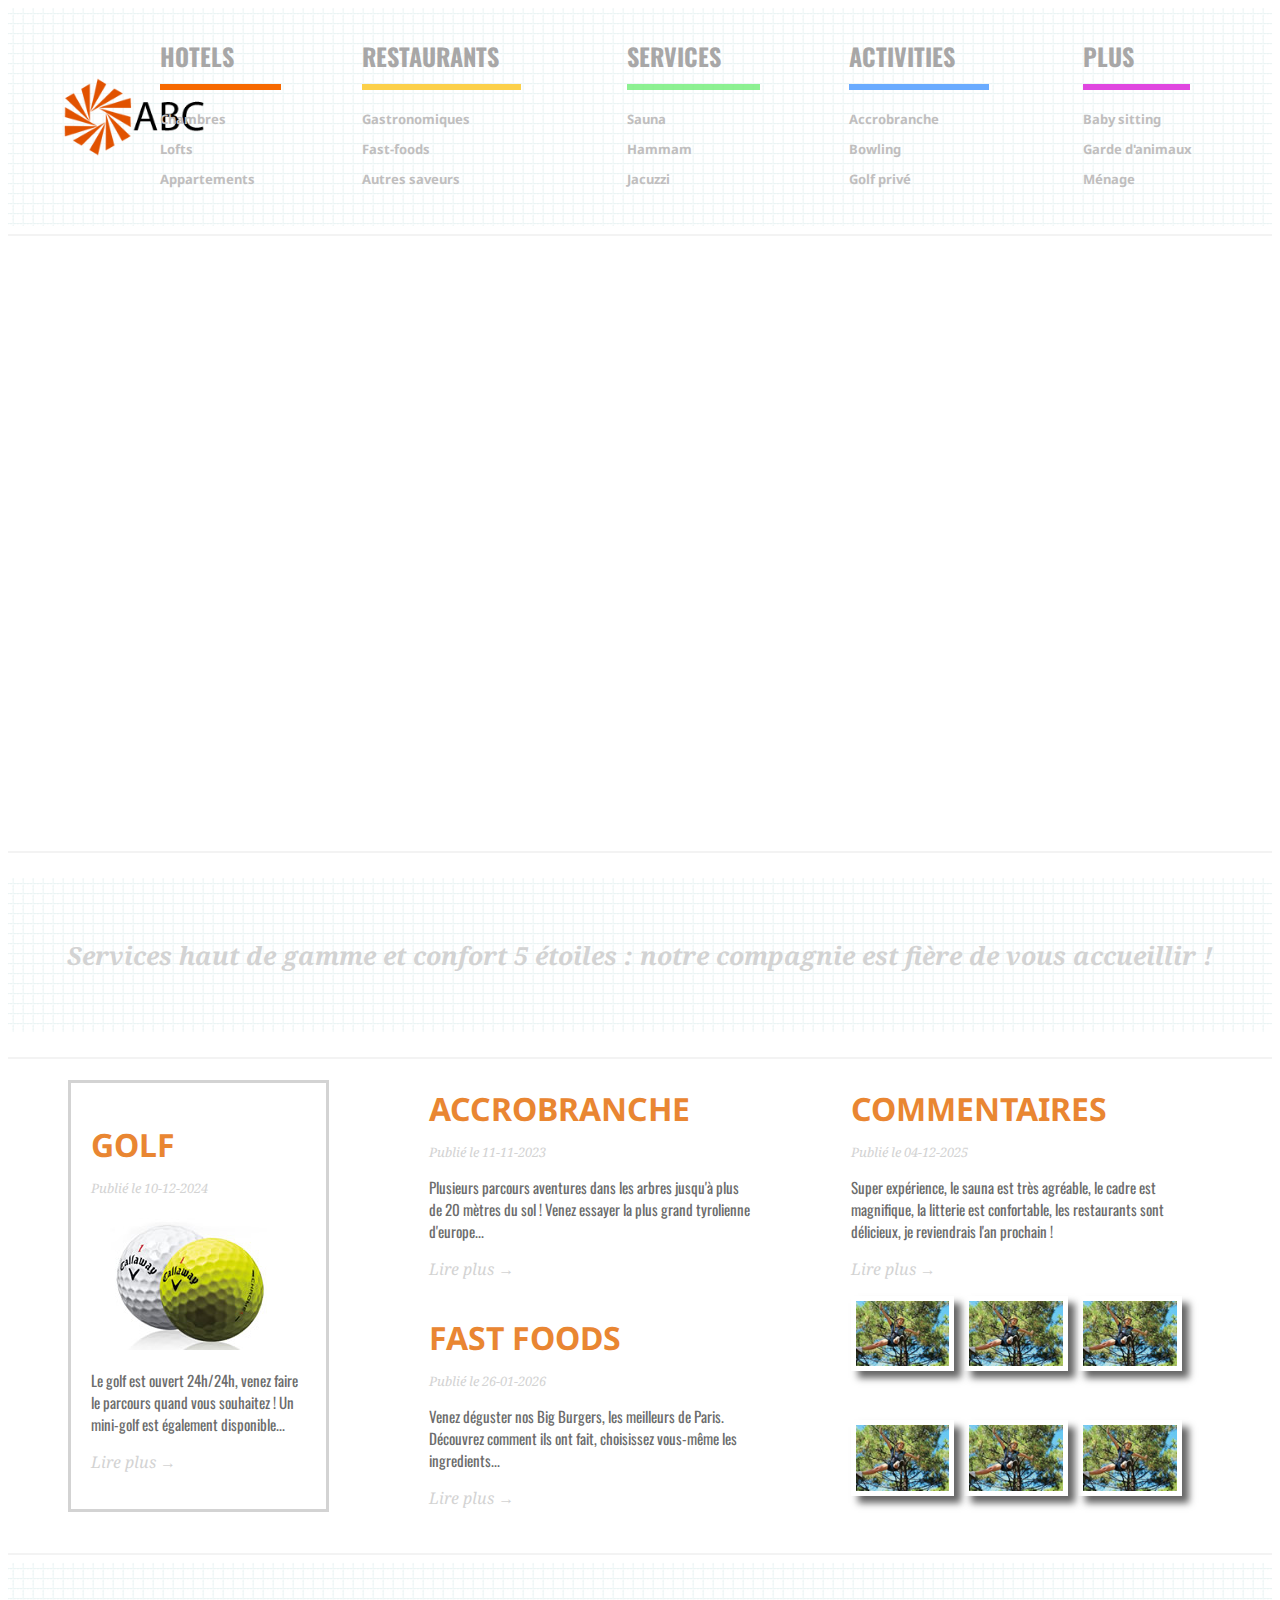
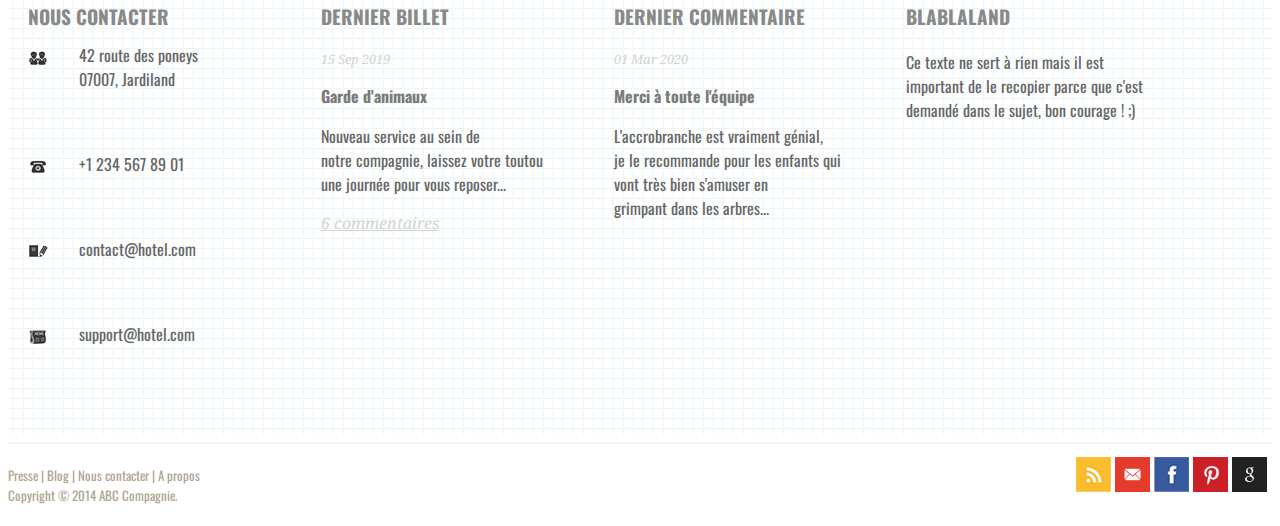
<file: Rush 1/index.html>
<!DOCTYPE html>
<html lang="fr">
<head>
    <meta charset="UTF-8">
    <meta name="viewport" content="width=device-width, initial-scale=1.0">
    <link rel="shortcut icon" href="misc/lek.png" type="image/ppng">
    <link href="https://fonts.googleapis.com/css?family=Oswald|Droid+Sans|Droid+Serif&display=swap" rel="stylesheet">
    <title>Cortorico</title>
    <link rel="stylesheet" href="style.css">
</head>
<body>
    <header class="checkered-header">
        <img class="menu1" src="misc/logo.png" alt="">
        <div class="menu2">
            <h2 id = H>HOTELS</h2>
            <dl>
                <dt>Chambres</dt>
                <dt>Lofts</dt>
                <dt>Appartements</dt>
            </dl>
        </div>
        <div class="menu3">
            <h2 id="R">RESTAURANTS</h2>
            <dl>
                <dt>Gastronomiques</dt>
                <dt>Fast-foods</dt>
                <dt>Autres saveurs</dt>
            </dl>
        </div>
        <div id="menu4">
            <h2 id="S">SERVICES</h2>
            <dl>
                <dt>Sauna</dt> 
                <dt>Hammam</dt>
                <dt>Jacuzzi</dt>
            </dl>
        </div>
        <div id="menu5">
            <h2 id="A">ACTIVITIES</h2>
            <dl>
                <dt>Accrobranche</dt>
                <dt>Bowling</dt>
                <dt>Golf privé</dt>
            </dl>
        </div>
        <div id="menu6">
            <h2 id="P">PLUS</h2>
            <dl>
                <dt>Baby sitting</dt>
                <dt>Garde d'animaux</dt>
                <dt>Ménage</dt>
            </dl>
        </div>
    </header>
    <hr>
    <main> 
        <center>
            <iframe width="860" height="515" src="https://www.youtube.com/embed/oWMpZmFyJCQ?si=eqcGOIRByQG0WuMQ" title="YouTube video player" frameborder="0" allow="accelerometer; autoplay; clipboard-write; encrypted-media; gyroscope; picture-in-picture; web-share" allowfullscreen></iframe>
        </center>
    </main>
    <hr>
    <section>
        <center>
            <h3 id="text-alone">Services haut de gamme et confort 5 étoiles : notre compagnie est fière de vous accueillir !</h3>
        </center>
    </section>
    <hr>
    <article id="griditude-1">
        <div class="div1">
            <h1>GOLF</h1>
            <p class="date" >Publié le 10-12-2024</p>
            <img src="misc/golf.jpg" alt="">
            <p class="ecriture">Le golf est ouvert 24h/24h, venez faire le parcours quand vous souhaitez ! Un mini-golf est également disponible...</p>
            <p class="read">Lire plus &rarr;</p>
        </div>
        <div class="div2">
            <h1>ACCROBRANCHE</h1>
            <p class="date">Publié le 11-11-2023</p>
            <p class="ecriture">Plusieurs parcours aventures dans les arbres jusqu'à plus de 20 mètres du sol ! Venez essayer la plus grand tyrolienne d'europe...</p>
            <p class="read">Lire plus &rarr;</p>
        </div>
        <div class="div3">
            <h1>FAST FOODS</h1>
            <p class="date" >Publié le 26-01-2026</p>
            <p class="ecriture">Venez déguster nos Big Burgers, les meilleurs de Paris. <br> Découvrez comment ils ont fait, choisissez vous-même les ingredients...</p>
            <p class="read">Lire plus &rarr;</p>
        </div>
        <div class="div4">
            <h1>COMMENTAIRES</h1>
            <p class="date">Publié le 04-12-2025</p>
            <p class="ecriture">Super expérience, le sauna est très agréable, le cadre est magnifique, la litterie est confortable, les restaurants sont délicieux, je reviendrais l'an prochain !</p>
            <p class="read">Lire plus &rarr;</p>
        </div>
        <div class="gallery">
            <img id="1" src="misc/accrobranche.jpg" alt="">
            <img id="2" src="misc/accrobranche.jpg" alt="">
            <img id="3" src="misc/accrobranche.jpg" alt="">
            <img id="4" src="misc/accrobranche.jpg" alt="">
            <img id="5" src="misc/accrobranche.jpg" alt="">
            <img id="6" src="misc/accrobranche.jpg" alt="">
        </div>
    </article>
    <hr>
    <div id="flexitude-2">
        <article id="contact">
            <h3 class="title">NOUS CONTACTER</h3>
            <img class = "bottomImg" src="misc/accueil_icone.png" alt="">
            <p class = bottomTxt>42 route des poneys <br> 07007, Jardiland</p>
            <img class = "bottomImg" src="misc/telephone_icone.png" alt="">
            <p class = bottomTxt>+1 234 567 89 01</p>
            <img class = "bottomImg" src="misc/mail_icone.png" alt="">
            <p class = bottomTxt>contact@hotel.com</p>
            <img class = "bottomImg" src="misc/aide_icone.png" alt="">
            <p class = bottomTxt>support@hotel.com</p>
        </article>
        <article id="ticket">
            <h3 class="title">DERNIER BILLET</h3>
            <p class="date">15 Sep 2019</p>
            <p class="gras">Garde d'animaux</p>
            <p>Nouveau service au sein de <br> notre compagnie, laissez votre toutou <br> une journée pour vous reposer...</p>
            <p class="com">6 commentaires</p>
        </article>
        <article id="comment">
            <h3 class="title">DERNIER COMMENTAIRE</h3>
            <p class="date">01 Mar 2020</p>
            <p class="gras">Merci à toute l'équipe</p>
            <p>L'accrobranche est vraiment génial, <br>je le recommande pour les enfants qui <br> vont très bien s'amuser en <br> grimpant dans les arbres...</p>
        </article>
        <article id="clavadarge">
            <h3 class="title">BLABLALAND</h3>
            <p>Ce texte ne sert à rien mais il est important de le recopier parce que c'est demandé dans le sujet, bon courage ! ;)</p>
        </article>
    </div>
    <hr>
    <footer>
        <div class="flex-container">
            <div class="flex-items">
                <p id="terminado">Presse | Blog | Nous contacter | A propos <br> Copyright © 2014 ABC Compagnie.</p>
            </div>
            <div class="flex-items">
                <img src="misc/rss.png" alt="rss">
                <a href="misc/Lek2.png" target="_blank"><img src="misc/email.png" alt="email"></a>
                <img src="misc/facebook.png" alt="facebook">
                <img src="misc/pinterest.png" alt="pinterest">
                <img src="misc/google.png" alt="google">
            </div>
         </div>
    </footer>
</body>
</html>
</file>
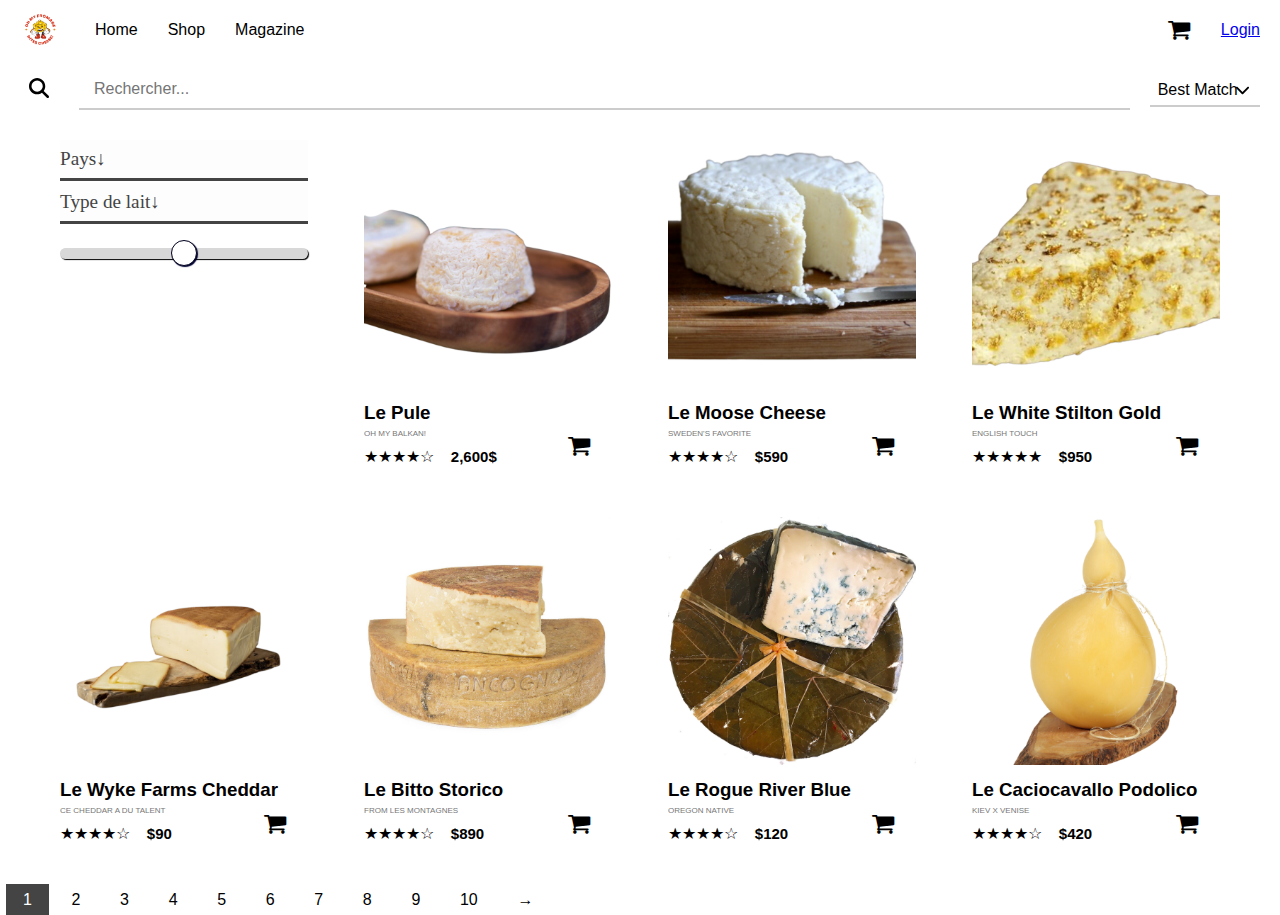
<file: Rush 2/index.html>
<!DOCTYPE html>
<html lang="fr">
<head>
    <meta charset="UTF-8">
    <meta name="viewport" content="width=device-width, initial-scale=1.0">
    <title>Boutique</title>
    <link rel="stylesheet" href="style.css">
    <link rel="stylesheet" href="https://cdnjs.cloudflare.com/ajax/libs/font-awesome/4.7.0/css/font-awesome.min.css">
    <script defer src="script.js"></script>
</head>
<body>
    <header>
        <div class="logo">
            <img src="src/logo.png" alt="Logo">
        </div>
        <nav>
            <a class="hide" href="#">Home</a>
            <a class="hide" href="#">Shop</a>
            <a class="hide" href="#">Magazine</a>
        </nav>
        <div class="user-actions">
            <button class="btn_solide"> <i class="fa fa-shopping-cart"></i></button>
            <div id="mySidenav" class="sidenav">
                <img src="src/logo.png" alt="Logo">
                <a id="closeBtn" href="#" class="close">&times;</a>
                <ul>
                  <li><a href="#">Home</a></li>
                  <li><a href="#">Shop</a></li>
                  <li><a href="#">Magazine</a></li>
                </ul>
              </div>
              
              <a href="#" id="openBtn">
                <span class="burger-icon">
                  <span></span>
                  <span></span>
                  <span></span>
                </span>
              </a>
            </div>
            <a class="hide" href="#">Login</a>
        </div>
    </header> 
    <div class="search-bar-container">
        <div class="search-icon">
            <img src="src/loupe.svg" alt="Loupe">
        </div>
        <input type="text" placeholder="Rechercher..." class="search-input" value="" onkeyup="search()">
        <div class="select-container">
            <select class="search-select">
                <option>Best Match</option>
                <option>No more option</option>
            </select>
            <!-- De la grosse musique -->
            <div class="select-arrow">
                <img src="src/arrowdown.svg" alt="Arrow">
            </div>
        </div>
    </div>         
    <div class="grid-container">
        <!-- Filtres -->
        <div class="grid-item filters" id="filtre">
            <ul id="menu-accordeon">
                <li><a href="#">Pays&#8595;</a>
                   <ul>
                      <li>En cours de maintenance</li>
                   </ul>
                </li>
                 <li><a href="#">Type de lait&#8595;</a>
                   <ul>
                      <li>En cours de maintenance</li>
                   </ul>
                </li>
             </ul>
            <input type="range" name="" id="">
        </div>
        <!-- Article 1 -->
        <div id="le pule" class="filterItem serbe ane vache"></div>
        <div class="grid-item">
            <img src="src/frm1.png" alt="Article 1">
            <h3>Le Pule</h3>
            <small>OH MY BALKAN!</small>
            <div class="rating">★★★★☆</div>
            <span class="price">2,600$</span>
            <div class="cart-icon">
                <button class="btn_solide"> <i class="fa fa-shopping-cart"></i></button>
            </div>            
        </div>
        
        <!-- Article 2 -->
        <div class="grid-item">
            <img src="src/frm2.png" alt="Article 2">
            <h3 id="Le Moose Cheese">Le Moose Cheese</h3>
            <small>SWEDEN'S FAVORITE</small>
            <div class="rating">★★★★☆</div>
            <span class="price">$590</span>
            <div class="cart-icon">
                <button class="btn_solide"> <i class="fa fa-shopping-cart"></i></button>
            </div>            
        </div>

        <!-- Article 3 -->
        <div class="grid-item">
            <img src="src/frm3.png" alt="Article 3">
            <h3 id="Le White Stilton Gold">Le White Stilton Gold</h3>
            <small>ENGLISH TOUCH</small>
            <div class="rating">★★★★★</div>
            <span class="price">$950</span>
            <div class="cart-icon">
                <button class="btn_solide"> <i class="fa fa-shopping-cart"></i></button>
            </div>            
        </div>
        <!-- Bah, bonjour toi, pourquoi tu lis ça ? Nan mais oh, tu rentres dans l'intimité des gens là -->
                <!-- Article 4 -->
        <div class="grid-item">
            <img src="src/frm4.png" alt="Article 4">
            <h3 id="Le Wyke Farms Cheddar">Le Wyke Farms Cheddar</h3>
            <small>CE CHEDDAR A DU TALENT</small>
            <div class="rating">★★★★☆</div>
            <span class="price">$90</span>
            <div class="cart-icon">
                <button class="btn_solide"> <i class="fa fa-shopping-cart"></i></button>
            </div>            
        </div>

                <!-- Article 5 -->
        <div class="grid-item">
            <img src="src/frm5.png" alt="Article 5">
            <h3 id="Le Bitto Storico">Le Bitto Storico</h3>
            <small>FROM LES MONTAGNES</small>
            <div class="rating">★★★★☆</div>
            <span class="price">$890</span>
            <div class="cart-icon">
                <button class="btn_solide"> <i class="fa fa-shopping-cart"></i></button>
            </div>            
        </div>

                <!-- Article 6 -->
        <div class="grid-item">
            <img src="src/frm6.png" alt="Article 6">
            <h3 id="Le Rogue River Blue">Le Rogue River Blue</h3>
            <small>OREGON NATIVE</small>
            <div class="rating">★★★★☆</div>
            <span class="price">$120</span>
            <div class="cart-icon">
                <button class="btn_solide"> <i class="fa fa-shopping-cart"></i></button>
            </div>            
        </div>

                <!-- Article 7 -->
        <div class="grid-item">
            <img src="src/frm7.png" alt="Article 7">
            <h3 id="Le Caciocavallo Podolico">Le Caciocavallo Podolico</h3>
            <small>KIEV X VENISE</small>
            <div class="rating">★★★★☆</div>
            <span class="price">$420</span>
            <div class="cart-icon">
                <button class="btn_solide"> <i class="fa fa-shopping-cart"></i></button>
            </div>            
        </div>
    </div>
	  <footer class="pagination">
			<a class="active" href="#">1</a>
			<a href="#">2</a>
			<a href="#">3</a>
			<a href="#">4</a>
			<a href="#">5</a>
			<a href="#">6</a>
			<a href="#">7</a>
			<a href="#">8</a>
			<a href="#">9</a>
			<a href="#">10</a>
			<a href="#">&rarr;</a>
	  </footer>
  </body>
</div>
</html>
</file>
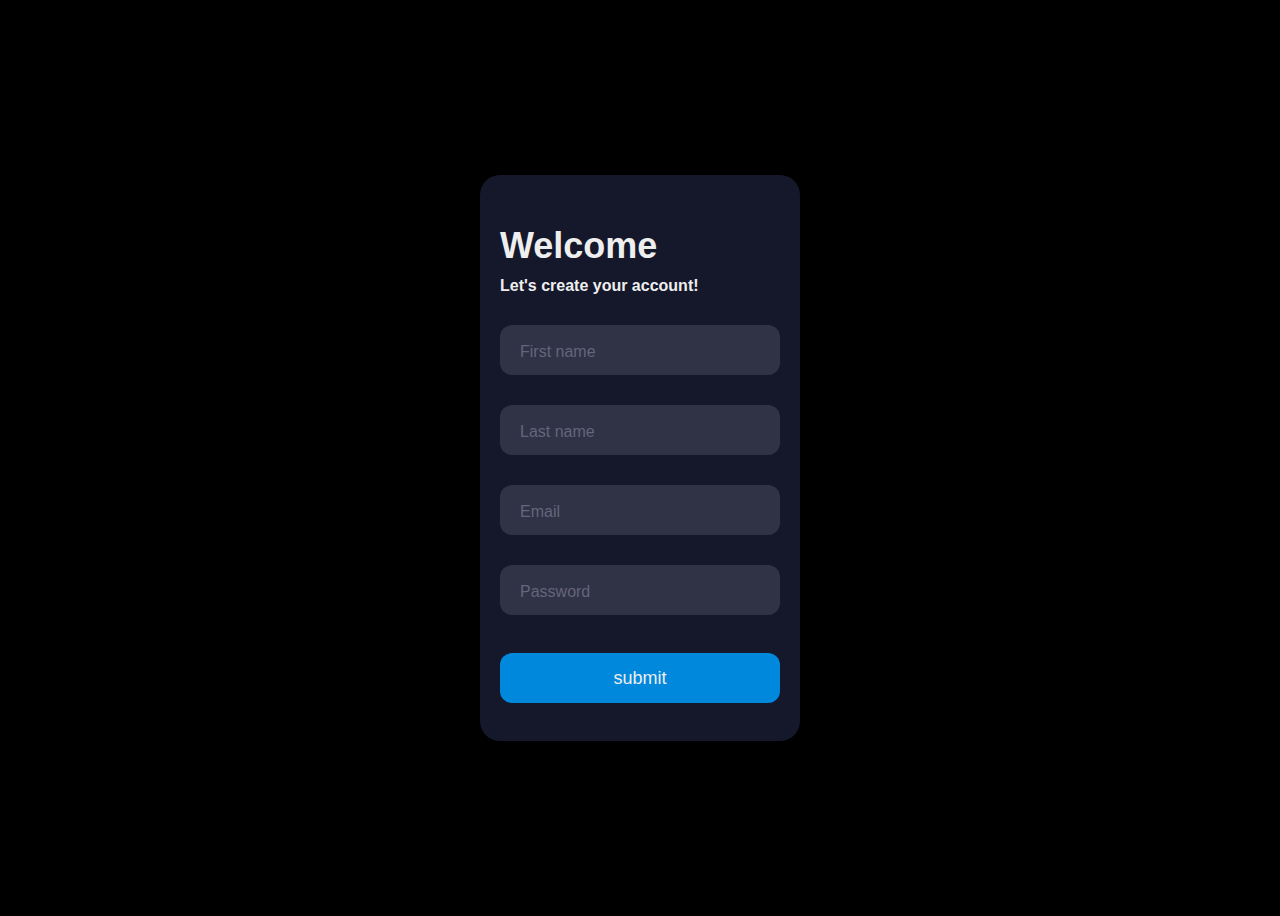
<file: Day 12/ex_01/index.html>
<!DOCTYPE html>
<html lang="en">
<head>
    <meta charset="UTF-8">
    <title>Form</title>
    <link rel="stylesheet" href="style.css">
    <script defer src="ex_01bis.js"></script>
    <script defer src="md5.js"></script>
    <script defer src="ex_01ter.js"></script>
</head>
<body>
<form class="form" onsubmit="handleSubmit(event)">
    <div class="title">Welcome</div>
    <div class="subtitle">Let's create your account!</div>
    <div class="input-container ic2">
    <input id="firstname" class="input" type="text" placeholder=" " />
    <div class="cut"></div>
    <label for="firstname" class="placeholder">First name</label>
    </div>
    <div class="input-container ic2">
        <input id="lastname" class="input" type="text" placeholder=" " />
        <div class="cut"></div>
        <label for="lastname" class="placeholder">Last name</label>
    </div>
    <div class="input-container ic2">
        <input id="email" class="input" type="email" placeholder=" " />
        <div class="cut"></div>
        <label for="email" class="placeholder">Email</label>
    </div>
    <div class="input-container ic2">
        <input id="password" class="input" type="password" placeholder=" " />
        <div class="cut"></div>
        <label for="password" class="placeholder">Password</label>
    </div>
    <button type="submit" class="submit">submit</button>
    <p id="error" class="error"></p>
</form>
</body>
</html>
</file>
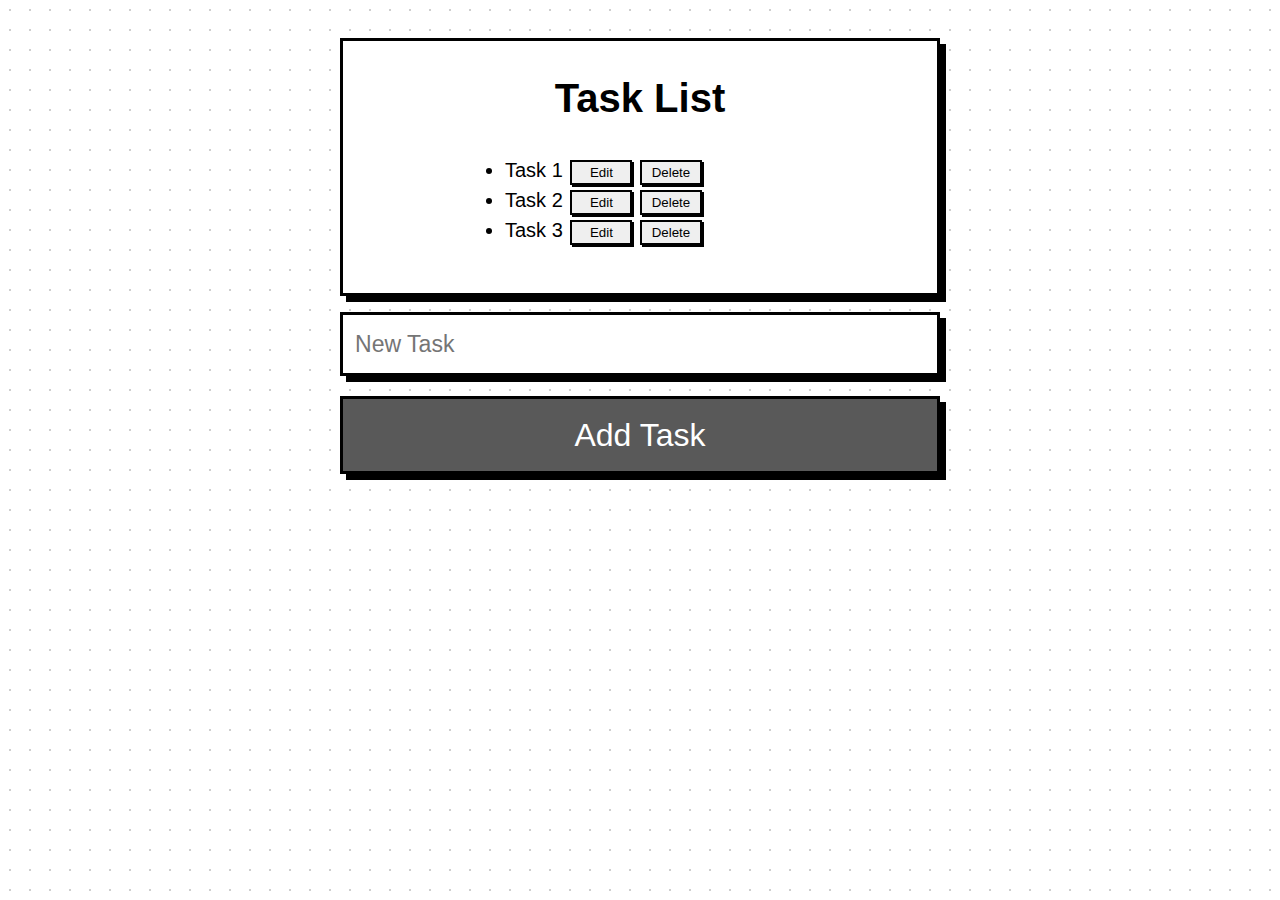
<file: Day 12/ex_02/index.html>
<!DOCTYPE html>
<html lang="en">
<head>
    <meta charset="UTF-8">
    <title>Form</title>
    <link rel="stylesheet" href="style.css">
    <link rel="script" href="ex_01bis.js">
    <link rel="script" href="ex_01ter.js">
</head>
<body>
<div class="main-container">
    <div class="task-container">
        <h1>Task List</h1>
        <div class="list-container">
            <ul>
                <li>
                    Task 1
                    <button>Edit</button>
                    <button>Delete</button>
                </li>
                <li>
                    Task 2
                    <button>Edit</button>
                    <button>Delete</button>
                </li>
                <li>
                    Task 3
                    <button>Edit</button>
                    <button>Delete</button>
                </li>
            </ul>
        </div>
    </div>
    <form>
    <div class="result-container">
        <label for="results-textarea"></label>
        <input type="text" id="results-textarea" name="textarea" placeholder="New Task"/>
    </div>
    <input type="submit" class="add-button" value="Add Task">
    </form>
</div>
</body>
</html>
</file>
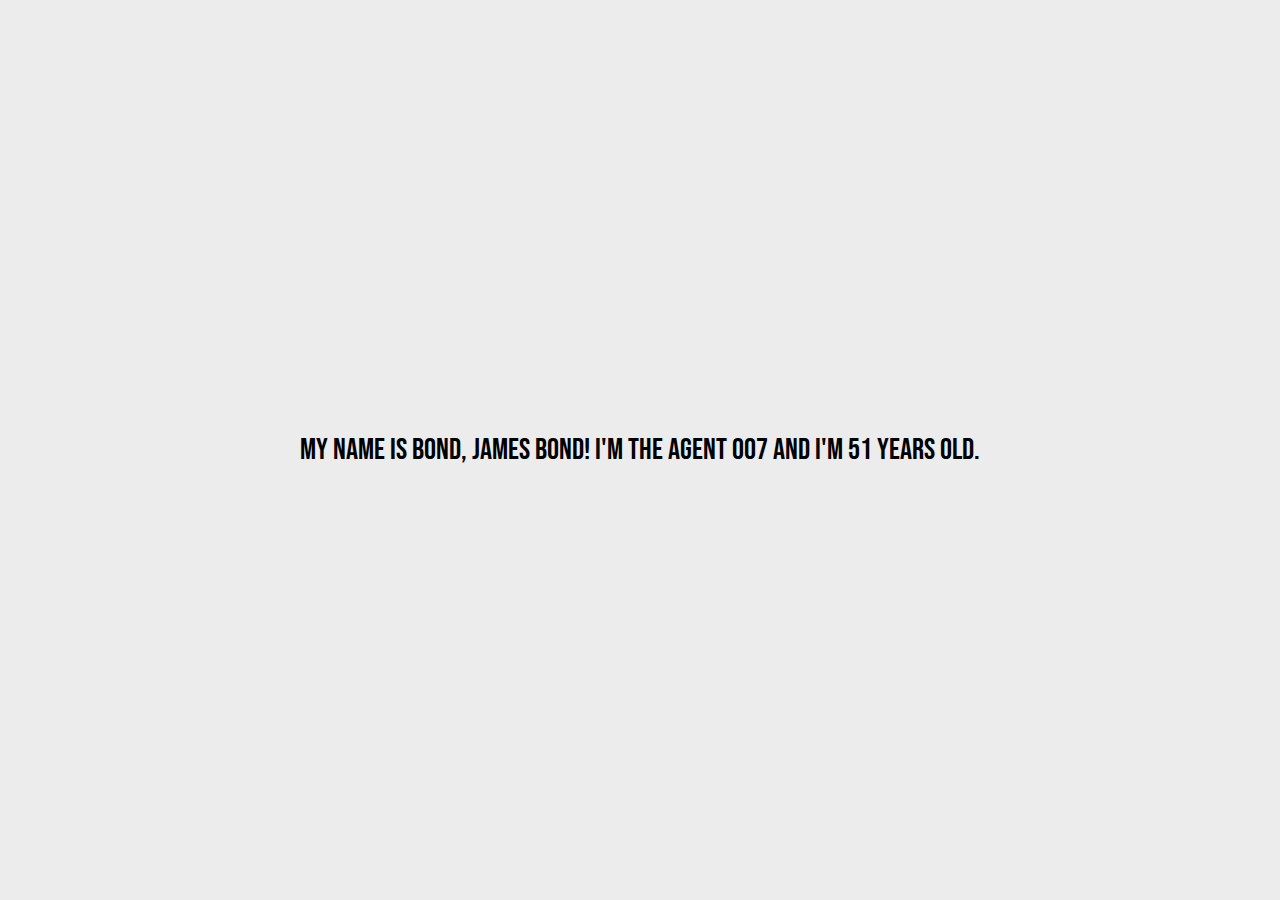
<file: Day 6/ex_01/index.html>
<html>
<head>
    <meta charset="UTF-8">
    <link rel="stylesheet" href="style.css">
    <script src="ex_01.js"></script>
</head>
<body>
<div id="container" class="container">
    <p></p>
</div>
</body>
</html>
</file>
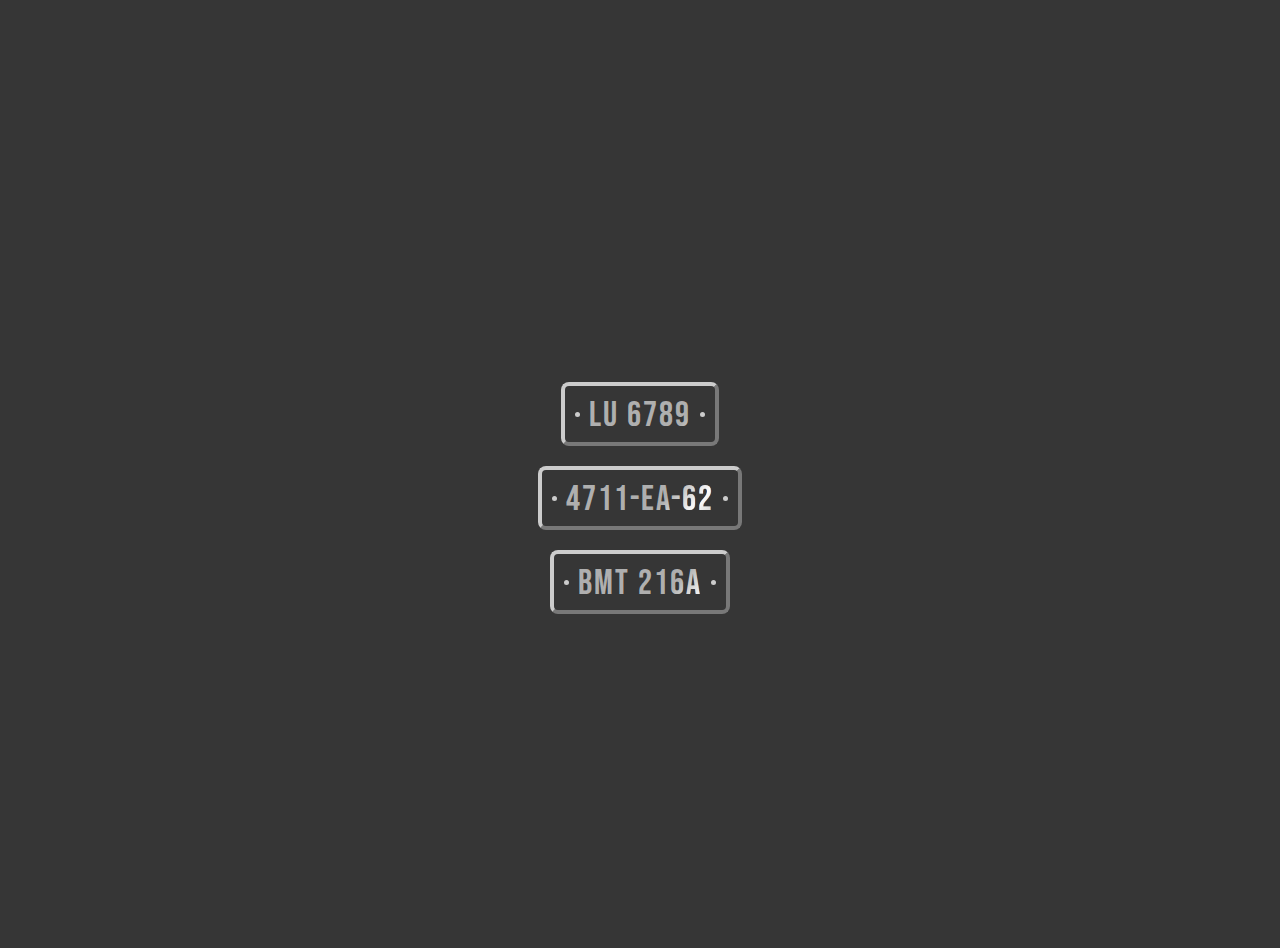
<file: Day 6/ex_04/index.html>
<html>
<head>
    <meta charset="utf-8">
    <link rel="stylesheet" href="style.css">
    <title>License plates</title>
</head>
<body>
<ul class="plates-container"></ul>

<script src="ex_04.js" type="text/javascript"></script>
</body>
</html>
</file>
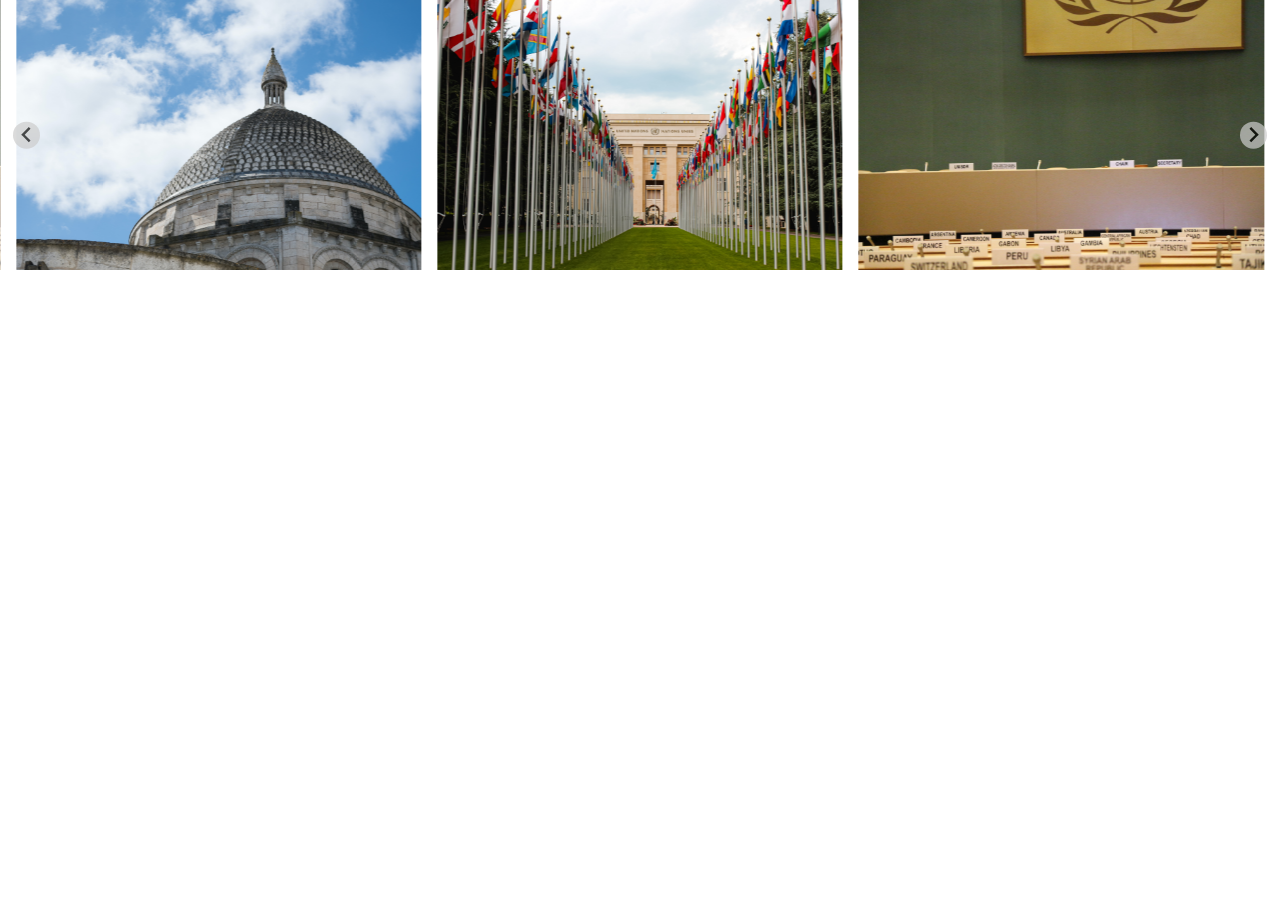
<file: Day 8/ex_01/index.html>
<!DOCTYPE html>
<html lang="en">
<head>
    <meta charset="UTF-8">
    <meta name="viewport" content="width=device-width, initial-scale=1.0">
    <title>Document</title>
    <link rel="stylesheet" href="style.css">
    <link href="https://cdn.jsdelivr.net/npm/@splidejs/splide@4.1.4/dist/css/splide.min.css" rel="stylesheet">
    <script src="ex_01.js"></script>
</head>
<body> 
    <section id="latest-creations-carousel" class="splide" aria-label="Beautiful Images">
        <div class="splide__track">
              <ul class="splide__list">
                  <li class="splide__slide">
                      <img src="src/A Pier in Switzerland.jpg" alt="">
                  </li>
                  <li class="splide__slide">
                      <img src="src/davi-mendes-unsplash.jpg" alt="">
                  </li>
                  <li class="splide__slide">
                      <img src="src/Gray concrete dome.jpg" alt="">
                  </li>
              </ul>
        </div>
      </section>
    <script src="https://cdn.jsdelivr.net/npm/@splidejs/splide@4.1.4/dist/js/splide.min.js"></script>
</body>
</html>
</file>
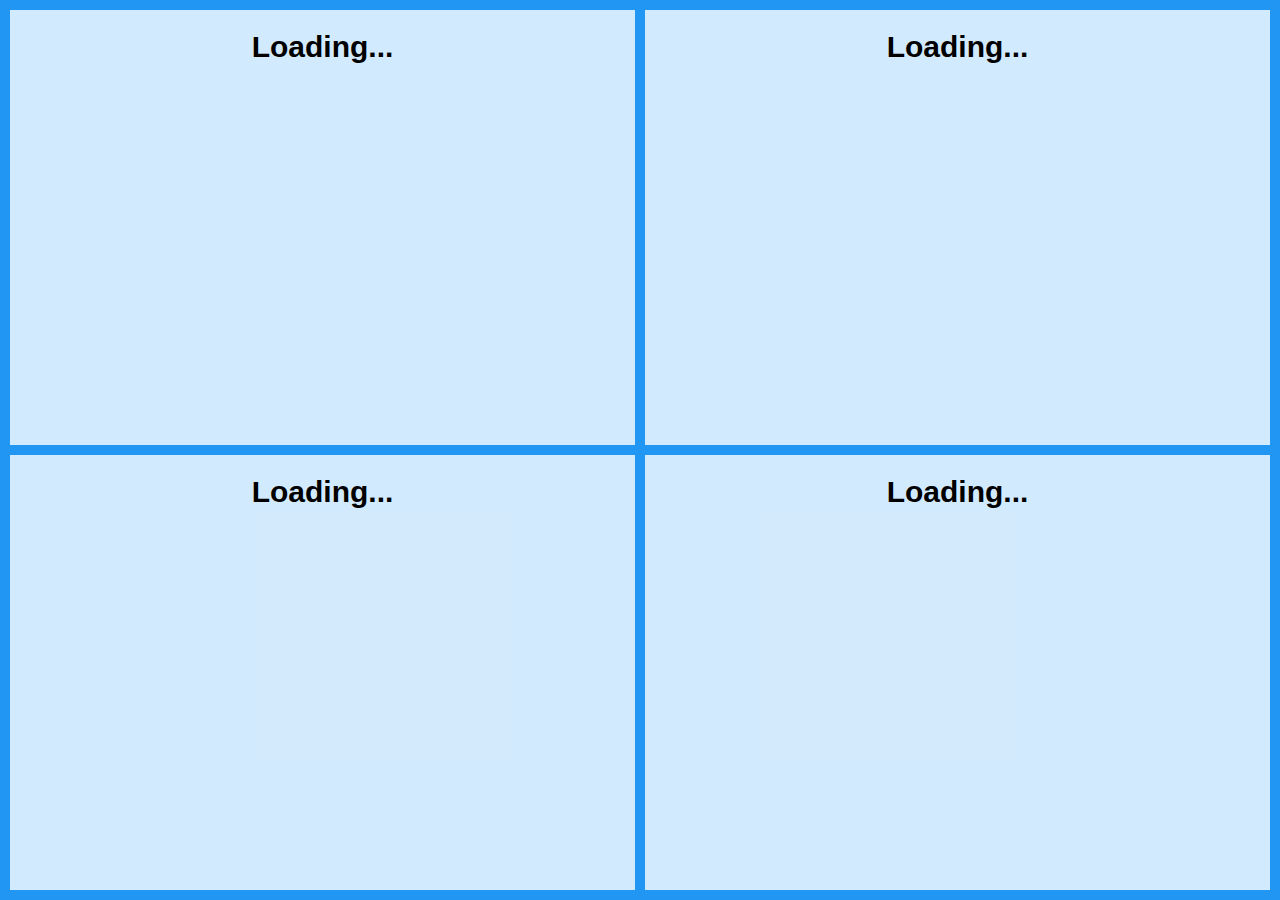
<file: Day 9/ex_02/index.html>
<!DOCTYPE html>
<html lang="en">
<head>
    <meta charset="UTF-8">
    <title>Title</title>
    <link rel="stylesheet" type="text/css" href="style.css">
</head>
<body>
<div class="grid-container">
  <div class="async-image loading" id="item1"></div>
  <div class="async-image loading" id="item2"></div>
  <div class="async-image loading" id="item3"></div>
  <div class="async-image loading" id="item4"></div>
</div>
</body>
<script>
  //Wait 5sec and then call the loadImages function
  setTimeout(loadImages, 5000);

  //Used to load images
  function loadImages() {
      const images = ["https://cdn.pocket-lint.com/r/s/660x/assets/images/140427-apps-news-the-best-stupidest-and-most-famous-internet-memes-around-image22-gjp0v91lpa-jpg.webp",
      "https://i.redd.it/bptzx7ur4uj11.jpg",
      "https://c.tenor.com/QWdPngpHxZ8AAAAd/family-guy-css.gif",
      "https://cloud.netlifyusercontent.com/assets/344dbf88-fdf9-42bb-adb4-46f01eedd629/8dfc9ac6-7677-4770-9c98-5dd1eee56e6f/css-important-meme.png"]

      for (let i = 0; i < images.length; i++) {
          document.getElementById("item" + (i + 1)).style.backgroundImage = "url('" + images[i] + "')";
          document.getElementById("item" + (i + 1)).classList.remove("loading")
          document.getElementById("item" + (i + 1)).classList.add("loaded")
      }
  }
</script>
</html>
</file>
<file: Rush 1/style.css>
html {
    font-size: 1em;
    margin: 0px;
    padding: 0px;
}
h1 {font-size: 1rem;}
h2 {font-size: 0.9rem;}
h3 {font-size: 0.8rem;}
p {font-size: 0.7rem;
    font-family: 'Oswald', sans-serif;
color: #666666;}
img {max-width: 80%;}
h1 { font-family: 'Droid Sans', sans-serif}

@media (min-width: 1200px) {
    h1 {font-size: 2rem;}
    h2 {font-size: 1.5rem;}
    h3 {font-size: 1.2rem;}
    p {font-size: 1rem;}
    img {max-width: 100%;}
}

.checkered-header{
    background-image: url(misc/grille.png);
    padding: 10px;
    display: grid;
    grid-template-columns: repeat(7, 1fr);
    grid-template-rows: 1fr;
    grid-column-gap: 0px;
    grid-row-gap: 0px; 
}

dt {
    padding-bottom: 12px;
    font-family: 'Droid Sans', sans-serif;
    color: #c0bebe;
    font-size: small;
    font-weight: bold;
}

.menu1 { 
    grid-area: 1 / 1 / 2 / 3; 
    align-self: center;
    margin-left: 45px;
}
.menu2 { grid-area: 1 / 3 / 2 / 4; }
.menu3 { grid-area: 1 / 4 / 2 / 5; }
.menu4 { grid-area: 1 / 5 / 2 / 6; }
.menu5 { grid-area: 1 / 6 / 2 / 7; }
.menu6 { grid-area: 1 / 7 / 2 / 8; }

#H{
    border-bottom: 6px solid #F76900; 
    margin-right: 8rem;
    padding-bottom: 10px;
    width: 60%;
    font-family: 'Oswald';
    color: rgb(168, 167, 167);
}
#R{
    border-bottom: 6px solid #FCD04A;
    margin-right: 8rem;
    padding-bottom: 10px;
    width: 60%;
    font-family: 'Oswald';
    color: rgb(168, 167, 167);
}
#S{
    border-bottom: 6px solid rgba(112, 238, 118, 0.795);
    margin-right: 8rem;
    padding-bottom: 10px;
    width: 60%;
    font-family: 'Oswald';
    color: rgb(168, 167, 167);
}
#A{
    border-bottom: 6px solid rgb(106, 171, 255);
    margin-right: 8rem;
    padding-bottom: 10px;
    width: 60%;
    font-family: 'Oswald';
    color: rgb(168, 167, 167);
}
#P{
    border-bottom: 6px solid rgb(224, 71, 224);
    margin-right: 8rem;
    padding-bottom: 10px;
    width: 60%;
    font-family: 'Oswald';
    color: rgb(168, 167, 167);
}

#text-alone{
    padding-top: 60px;
    padding-bottom: 60px;
    background-image: url(misc/grille.png);
    color: lightgray;
    font-size: 25px;
    font-family: 'Droid Serif', serif;
    font-style: italic;
}

#griditude-1{
    display: grid;
    grid-template-columns: repeat(3, 1fr);
    grid-template-rows: repeat(2, 1fr);
    grid-column-gap: 0px;
    grid-row-gap: 0px;
    padding-bottom: 20px;
}

#griditude-1 h1 {
    color: #E98632 !important;
    padding: 0px;
    margin: 0px;
    margin-top: 20px;
}

.div1 { grid-area: 1 / 1 / 3 / 2; 
    align-self: center;
    border: 3px solid lightgray; 
    margin-left: 60px;
    padding: 20px;
    margin-right: 100px;
}
.div2 { grid-area: 1 / 2 / 2 / 3; 
    margin-right: 100px;}
.div3 { grid-area: 2 / 2 / 3 / 3; 
    margin-right: 100px;}
.div4 { grid-area: 1 / 3 / 2 / 4; 
    margin-right: 100px;
}

.gallery {
    grid-area: 2 / 3 / 3 / 4;
    display: grid;
    grid-template-columns: repeat(3, 1fr);
    grid-gap: 20px;
    margin-right: 100px;
}

.date {
    font-family: 'Droid Serif', serif;
    color: lightgray;
    font-style: italic;
    font-size: small;
}

.read {
    font-family: 'Droid Serif', serif;
    color: lightgray;
    font-style: italic;
    font-size: medium;
}

.com {
    font-family: 'Droid Serif', serif;
    color: lightgray;
    font-style: italic;
    font-size: medium;
    text-decoration: underline;
}

.ecriture {
    font-family: 'Oswald', sans-serif;
    font-size: 15px;
    color: rgb(108, 108, 108);
}
  
.gallery img {
    width: 100%;
    height: auto;
    border: 5px solid rgba(215, 214, 214, 0);
    box-shadow: 7px 7px 7px #666666;

}

#flexitude-2{
    display: flex;
    background-image: url(misc/grille.png);
}

#contact{
    font-size: 80%;
    width: 20%;
    margin: 20px

}
#ticket{
    font-size: 80%;
    width: 20%; 
    margin: 20px
}

#comment{
    font-size: 80%;
    width: 20%;
    margin: 20px
}
#clavadarge{
    font-size: 80%;
    width: 20%;
    margin: 20px
}

.bottomTxt{
    position: relative;
    left: 20%;
    bottom: 12%;
}

.title {
    font-family: 'Oswald', sans-serif;
    color: rgb(137, 137, 137);
}

.gras {
    font-weight: bold;
    color: #7a7a7a;
}

hr {
    height: 2px;
    background-color: #F3F3F3 !important;
    border: none !important;
}

iframe {
    padding-top: 40px;
    padding-bottom: 40px;
} 

.flex-container {
    display: flex;
    flex-direction: row;
    flex-wrap: nowrap;
    justify-content: space-between;
    align-items: normal;
    align-content: normal;
  }
  
  .flex-items:nth-child(1) {
    display: block;
    flex-grow: 0;
    flex-shrink: 1;
    flex-basis: auto;
    align-self: auto;
    order: 0;
  }
  
  .flex-items:nth-child(2) {
    display: block;
    flex-grow: 0;
    flex-shrink: 1;
    flex-basis: auto;
    align-self: flex-start;
    order: 0;
    padding: 5px;
  }

#terminado {
    color: #AEA493;
    font-size: small;
}
</file>
<file: Rush 2/style.css>
body {
    font-family: 'Avenir', sans-serif;
    background-color: #fff;
    margin: 0px;
    padding: 0px;
}

header {
    display: flex;
    justify-content: space-between;
    align-items: center;
    padding: 10px 20px;
    background-color: #ffffff;
}

.wrapper {  
    max-width: 1000px; 
    margin: 0 auto;   
    padding: 20px;    
    background-color: #fff;
    box-shadow: 0px 0px 20px rgba(0, 0, 0, 0.1); 
}

.logo, nav, .user-actions {
    display: flex;
    align-items: center;
}

.logo img {
    height: 40px;
    margin-right: 20px;
}

.user-actions {
    position: relative;
    top: 0%; 
    margin-right: 2%;
}

.user-actions a {
    color: #000000;
    text-decoration: none;
}

.search-bar-container {
    display: flex;
    justify-content: space-between;
    align-items: center;
    padding: 10px 20px;
    background-color: #ffffff;
}

.search-icon img {
    height: 20px;
    margin-right: 30px;
    margin-left: 9px;
}

.search-input {
    flex: 1;
    padding: 10px 15px;
    font-size: 16px;
    border: none;
    border-bottom: 2px solid #ccc;
    margin-right: 20px; 
    outline: none;
    transition: border-color 0.3s ease;
}

.search-input:focus {
    border-bottom-color: #000; 
}

.select-container {
    display: flex;
    align-items: center;
    position: relative;
    border-bottom: 2px solid #ccc;
    cursor: pointer;
    transition: border-color 0.3s ease;
}

.select-arrow img {
    margin-left: 10px;
    margin-top: -7px;
    height: 15px;
    position: absolute;
    right: 10px;
    pointer-events: none;
}

.search-select {
    font-size: 16px;
    padding: 7%;
    padding-right: 8%;
    border: none;
    outline: none;
    appearance: none;
    -webkit-appearance: none;
    -moz-appearance: none;
    background-color: transparent;
    width: 100%;
    cursor: pointer;
    font-family: 'Avenir', sans-serif;
}

.btn_solide {
    border: none;
    font-size:16px;
    background-color: transparent;
}

.btn_solide:first-child {
    margin-right: 15%;
    font-size:24px;
}

.select-container:hover {
    border-bottom-color: #000; 
}

.grid-container {
    max-width: 1200px;
    margin: 0 auto;
    display: grid;
    gap: 1rem;
}

.grid-item {
    padding: 20px;
    position: relative;
}

.grid-item img {
    width: 100%;
    height: auto;
}

.grid-item h3 {
    margin-top: 10px;
    margin-bottom: 5px;
}

.grid-item small {
    display: block;
    margin-bottom: 10px;
    color: #777;
    font-size: 8px;
}

.rating {
    display: inline-block;
    margin-top: -10px;
    margin-bottom: 5px;
    color: rgb(0, 0, 0);
    font-size: 16px;
}

.price {
    font-size: 15px;
    font-weight: bold;
    margin-left: 5%;
    margin-top: 1%;
}

.cart-icon {
    margin-left: 80%;
    margin-top: -16%;
}

.pagination {
    display: inline;
    margin-top: 2%;
}
  
.pagination a {
    color: black;
    float: left;
    text-decoration: none;
    padding: 0.5% 1.3%;
    margin-top: 2%;
    margin-left: 0.5%;
}
  
.pagination a.active {
    background-color: #444444;
    color: white;
}

.filterButton {
    padding: 8px 16px;
    margin-right: 8px;
    background-color: #ccc;
    border: none;
    border-radius: 4px;
    cursor: pointer;
  }
  
  .filterButton.active {
    background-color: #999;
  }
  
  .filterItem {
    display: none;
    padding: 16px;
    background-color: #f1f1f1;
    border-radius: 4px;
  }
  
  .filterItem.show {
    display: block;
  }
  
.pagination a:hover:not(.active) {background-color: #ddd;}

#menu-accordeon {
    padding:0;
    margin:0;
    list-style:none;
    text-align: center;
    width: 100%;
  }
  #menu-accordeon ul {
    padding:0;
    margin:0;
    list-style:none;
    text-align: center;
  }
  #menu-accordeon li {
     background-color:#fdfdfd; 
     margin-bottom:2px;
     border-bottom: solid #444;
     text-align: left;
  }

  #menu-accordeon li li {
     max-height:0;
     overflow: hidden;
     transition: all .5s;
     border-radius:0;
     background: #fdfdfd;
     box-shadow: none;
     border:none;
     margin:0
  }
  #menu-accordeon a {
    display:block;
    text-decoration: none;
    color: #444;
    padding: 8px 0;
    font-family: verdana;
    font-size:1.2em
  }
  #menu-accordeon ul li a, #menu-accordeon li:hover li a {
    font-size:1em
  }
  #menu-accordeon li:hover {
     background: #eeeeee
  }
  #menu-accordeon li li:hover {
     background: #999;
  }
  #menu-accordeon ul li:last-child {
     border-radius: 0 0 6px 6px;
     border:none;
  }
  #menu-accordeon li:hover li {
    max-height: 15em;
  }

input[type=range] {
    height: 34px;
    -webkit-appearance: none;
    margin: 10px 0;
    width: 100%;
  }
  input[type=range]:focus {
    outline: none;
  }
  input[type=range]::-webkit-slider-runnable-track {
    width: 100%;
    height: 11px;
    cursor: pointer;
    animate: 0.2s;
    box-shadow: 1px 1px 1px #000000;
    background: #D8D8D8;
    border-radius: 24px;
    border: 0px solid #010101;
  }
  input[type=range]::-webkit-slider-thumb {
    box-shadow: 1px 1px 1px #000031;
    border: 1px solid #00001E;
    height: 26px;
    width: 26px;
    border-radius: 15px;
    background: #FFFFFF;
    cursor: pointer;
    -webkit-appearance: none;
    margin-top: -8px;
  }
  input[type=range]:focus::-webkit-slider-runnable-track {
    background: #D8D8D8;
  }
  input[type=range]::-moz-range-track {
    width: 100%;
    height: 11px;
    cursor: pointer;
    animate: 0.2s;
    box-shadow: 1px 1px 1px #000000;
    background: #D8D8D8;
    border-radius: 24px;
    border: 0px solid #010101;
  }
  input[type=range]::-moz-range-thumb {
    box-shadow: 1px 1px 1px #000031;
    border: 1px solid #00001E;
    height: 26px;
    width: 26px;
    border-radius: 15px;
    background: #FFFFFF;
    cursor: pointer;
  }
  input[type=range]::-ms-track {
    width: 100%;
    height: 11px;
    cursor: pointer;
    animate: 0.2s;
    background: transparent;
    border-color: transparent;
    color: transparent;
  }
  input[type=range]::-ms-fill-lower {
    background: #D8D8D8;
    border: 0px solid #010101;
    border-radius: 48px;
    box-shadow: 1px 1px 1px #000000;
  }
  input[type=range]::-ms-fill-upper {
    background: #D8D8D8;
    border: 0px solid #010101;
    border-radius: 48px;
    box-shadow: 1px 1px 1px #000000;
  }
  input[type=range]::-ms-thumb {
    margin-top: 1px;
    box-shadow: 1px 1px 1px #000031;
    border: 1px solid #00001E;
    height: 26px;
    width: 26px;
    border-radius: 15px;
    background: #FFFFFF;
    cursor: pointer;
  }
  input[type=range]:focus::-ms-fill-lower {
    background: #D8D8D8;
  }
  input[type=range]:focus::-ms-fill-upper {
    background: #D8D8D8;
  }

@media (min-width: 600px) {
    .grid-container { grid-template-columns: repeat(2, 1fr); }
}

@media (min-width: 900px) {
    .grid-container { grid-template-columns: repeat(3, 1fr); }
}

@media (max-width: 768px) {
    /* Styles for screens up to 768px wide */
    nav {
        margin-inline-start: auto;
    }
    .hide {
        display: none;
        visibility: hidden;
    }

    .sidenav {
        height: 100%;
        width: 100%;
        position: fixed;
        z-index: 1;
        top: 0;
        right: -100%;
        background-color: #373636;
        padding-top: 60px;
        transition: right 0.5s ease;
      }
      .sidenav img {
        position: relative;
        top: -5%;
        right: -3%;
        width: 13%;
      }
      
      .sidenav ul {
        list-style-type: none;
        padding: 0;
        margin: 0;
        margin-top: 40%;
        margin-bottom: auto;
      }
      
      /* Sidenav menu links */
      .sidenav a {
        padding: 20px 8px 8px 32px;
        text-decoration: none;
        font-size: 25px;
        color: rgb(199, 196, 196);
        display: block;
        transition: 0.3s;
        text-align: center;
      }
      
      .sidenav a:hover {
        color: #111;
      }
      
      /* Active class */
      .sidenav.active {
        right: 0;
      }
      
      /* Close btn */
      .sidenav .close {
        position: absolute;
        top: 0;
        right: 25px;
        font-size: 36px;
      }
      
      .burger-icon span {
        display: block;
        width: 35px;
        height: 5px;
        background-color: black;
        margin: 6px 0;
      }
    
}

@media (min-width: 769px) and (max-width: 1024px) {
    /* Styles for screens between 769px and 1024px wide */
    nav {
        margin-right: auto;
    }
    
    nav a {
        margin: 0 15px;
        color: #000000;
        text-decoration: none;
    }

    .sidenav {
        display: none;
        visibility: none;
    }
    .grid-container { grid-template-columns: repeat(4, 1fr); }
}
  
@media (min-width: 1025px) {
    /* Styles for screens larger than 1024px wide */
    nav {
        margin-right: auto;
    }
    
    nav a {
        margin: 0 15px;
        color: #000000;
        text-decoration: none;
    }

    .sidenav {
        display: none;
        visibility: none;
    }

    .grid-container { grid-template-columns: repeat(4, 1fr); }
}
</file>
<file: Day 12/ex_01/style.css>
body {
    align-items: center;
    background-color: #000;
    display: flex;
    justify-content: center;
    height: 100vh;
}

.form {
    background-color: #15172b;
    border-radius: 20px;
    box-sizing: border-box;
    padding: 20px;
    width: 320px;
}

.title {
    color: #eee;
    font-family: sans-serif;
    font-size: 36px;
    font-weight: 600;
    margin-top: 30px;
}

.subtitle {
    color: #eee;
    font-family: sans-serif;
    font-size: 16px;
    font-weight: 600;
    margin-top: 10px;
}

.input-container {
    height: 50px;
    position: relative;
    width: 100%;
}

.ic1 {
    margin-top: 40px;
}

.ic2 {
    margin-top: 30px;
}

.input {
    background-color: #303245;
    border-radius: 12px;
    border: 0;
    box-sizing: border-box;
    color: #eee;
    font-size: 18px;
    height: 100%;
    outline: 0;
    padding: 4px 20px 0;
    width: 100%;
}

.cut {
    background-color: #15172b;
    border-radius: 10px;
    height: 20px;
    left: 20px;
    position: absolute;
    top: -20px;
    transform: translateY(0);
    transition: transform 200ms;
    width: 76px;
}

.cut-short {
    width: 50px;
}

.input:focus ~ .cut,
.input:not(:placeholder-shown) ~ .cut {
    transform: translateY(8px);
}

.placeholder {
    color: #65657b;
    font-family: sans-serif;
    left: 20px;
    line-height: 14px;
    pointer-events: none;
    position: absolute;
    transform-origin: 0 50%;
    transition: transform 200ms, color 200ms;
    top: 20px;
}

.input:focus ~ .placeholder,
.input:not(:placeholder-shown) ~ .placeholder {
    transform: translateY(-30px) translateX(10px) scale(0.75);
}

.input:not(:placeholder-shown) ~ .placeholder {
    color: #808097;
}

.input:focus ~ .placeholder {
    color: #dc2f55;
}

.submit {
    background-color: #08d;
    border-radius: 12px;
    border: 0;
    box-sizing: border-box;
    color: #eee;
    cursor: pointer;
    font-size: 18px;
    height: 50px;
    margin-top: 38px;
    outline: 0;
    text-align: center;
    width: 100%;
}

.submit:active {
    background-color: #06b;
}

.error {
    color: #CC666E;
    font-family: sans-serif;
    font-size: 18px;
}
</file>
<file: Day 12/ex_02/style.css>
body{
    background-image: radial-gradient(#CECECE 1px, #FFF 1px);
    background-size: 20px 20px;
    font-size: larger;
    font-family: "Roboto Light", sans-serif;
}
.main-container {
    width: 100%;
    max-width: 600px;
    min-width: 300px;
    position: absolute;
    left: calc(50% - 300px);
    top: calc(50% - 412px);
}
.task-container{
    background: white;
    padding: 0 15px;
    width: 100%;
    max-width: 600px;
    margin-top: 0px;
    font-size: 1rem;
    line-height: 1.5;
    color: #000;
    font-size: 20px;
    border: 3px solid #000 !important;
    box-shadow: 6px 6px #000,6px 7px #fff;
    box-sizing: border-box;
}
.main-container h1 {
    text-align: center;
}
.list-container {
    width: 100%;
    max-width: 350px;
    margin: 0 auto;
    box-sizing: border-box;
    margin-bottom: 3rem;
}
.option {
    display: grid;
    grid-template-columns: repeat(2, 1fr);
    margin-bottom: 1rem;
}
.checkbox, .radio {
    justify-items: start;
}
.option p {
    margin: 0;
}
.result-menu {
    display: flex;
    align-items: center;
    margin: 1rem 0;
}
.result-menu i {
    margin-right: 10px;
}
.clipboard-icon:hover, .delete-icon:hover {
    color: #f06c0c;
    cursor: pointer;
}
.copied-notification {
    margin: 0;
    padding: 0;
    line-height: initial;
    display: none;
}
input {
    background: white;
    min-height: 50px;
    display: flex;
    justify-content: center;
    align-content: center;
    align-items: center;
    font-size: larger;
    padding: 2%;
    margin-top: 1rem;
    width: 100%;
    line-height: 1.5;
    color: #000;
    border: 3px solid #000 !important;
    box-shadow: 6px 6px #000,6px 7px #fff;
    box-sizing: border-box;
    max-width: 600px;
}

button {
    cursor: pointer;
    min-height: 2px;
    justify-content: center;
    align-content: center;
    align-items: center;
    margin-left: 2px;
    padding: 1%;
    width: 20%;
    color: #000;
    border: 2px solid #000 !important;
    box-shadow: 2px 2px #000,2px 2px #fff;
    box-sizing: border-box;
}


.add-button {
    background: #595959;
    display: flex;
    justify-content: center;
    align-content: center;
    align-items: center;
    width: 100%;
    max-width: 600px;
    margin-top: 1rem;
    line-height: 1.5;
    border: 3px solid #000 !important;
    box-shadow: 6px 6px #000,6px 7px #fff;
    box-sizing: border-box;
    color: white;
    -webkit-touch-callout: none;
    -webkit-user-select: none;
    -khtml-user-select: none;
    -moz-user-select: none;
    -ms-user-select: none;
    user-select: none;
}
.add-button:active {
    box-shadow: none;
    position: relative;
    top: 6px;
    left: 6px;
}
.add-button:hover {
    background: #f06c0c;
    color: white;
    cursor: pointer;
}
.add-button:hover > .fa {
    animation-name: rotate;
    animation-duration: 2s;
    animation-iteration-count: infinite;
    animation-timing-function: linear;
}
@keyframes rotate {
    from {transform: rotate(0deg);}
    to {transform: rotate(360deg);}
}
.add-button {
    font-size: xx-large;
    padding: 2%;
    margin-top: 20px;
}
.fa {
    font-size: 25px;
}

@media (max-width: 770px) {
    .main-container {
        margin: 0;
        max-width: initial;
        position: relative;
        top: auto;
        left: auto;
    }
    .options-container {
        padding: 0 2%;
        max-width: initial;
        margin-top: 0;
    }
    textarea {
        max-width: initial;
        box-sizing: border-box;
    }
    .add-button {
        max-width: initial;
    }
}

@media (max-width: 400px) {
    h1 {
        font-size: 25px;
    }
    .menu-container {
        padding: 2%;
    }
    .option {
        grid-template-columns: repeat(1, 1fr);
    }
    input {
        margin-top: 1rem;
    }
    input[type=text] {
        margin-top: 1rem;
        width: 100%;
        resize: vertical;
        box-sizing: border-box;
    }
}
</file>
<file: Day 6/ex_01/style.css>
@import url('https://fonts.googleapis.com/css2?family=Bebas+Neue&display=swap');

body {
    margin: 0;
    padding: 0;
    background: #ECECEC;
}

.container {
    display: flex;
    justify-content: center;
    align-items: center;
    flex-direction: row-reverse;
    height: 100vh;
}

p {
    font-size: 30px;
    color: #000;
    font-family: 'Bebas Neue', sans-serif;
}
</file>
<file: Day 6/ex_04/style.css>
@import url('https://fonts.googleapis.com/css2?family=Bebas+Neue&display=swap');

body {
    background: #363636;
    margin: 0;
    padding: 0;
    height: 100vh;
}

ul.plates-container {
    display: flex;
    flex-direction: column;
    align-items: center;
    justify-content: center;
    list-style-type: none;
    padding: 0;
    height: 100%;
}

li {
    position: relative;
    padding: 10px 24px 6px 24px;
    margin: 10px auto;
    background: #262626;
    color: #ECECEC;
    font-family: "Bebas Neue", cursive;
    font-size: 35px;
    line-height: 40px;
    letter-spacing: 2px;
    border-radius: 8px;
    border: 4px outset #CCC;
    cursor: default;
}

li:before, li:after{
    content: "";
    display: block;
    position: absolute;
    top: calc(50% - 2.5px);
    left: 10px;
    width: 5px;
    height: 5px;
    background: #CCC;
    border-radius: 50%;
}


/* Chrome animation */

li:after {
    left: auto;
    right: 10px;
}

html {
    background-color: #333;
    text-align: center;
}

body {
    padding-top: 3em;
}

li {
    background: #222 -webkit-linear-gradient(-40deg, transparent 0%, transparent 40%, #fff 50%, transparent 60%, transparent 100%) no-repeat 0 0;
    -webkit-background-size: 200px;
    color: rgba(255, 255, 255, 0.3);
    -webkit-background-clip: text;
    -webkit-animation-name: shine;
    -webkit-animation-duration: 5s;
    -webkit-animation-iteration-count: infinite;
    text-shadow: 0 0 0 rgba(255, 255, 255, 0.5);
}
@-webkit-keyframes shine {
    0%, 10% {
        background-position: -300px;
    }
    100% {
        background-position: 300px;
    }
}
</file>
<file: Day 9/ex_02/style.css>
body {
    margin: 0;
    padding: 0;
}
#item1 { grid-area: first; }
#item2 { grid-area: second; }
#item3 { grid-area: third; }
#item4 { grid-area: last; }

.grid-container {
    display: grid;
    grid-template-areas:
    'first second'
    'third last';
    grid-gap: 10px;
    background-color: #2196F3;
    padding: 10px;
    height: calc(100vh - 20px);
}

.grid-container > div {
    background-color: rgba(255, 255, 255, 0.8);
    text-align: center;
    padding: 20px 0;
    font-size: 30px;
    background-size: contain;
    background-repeat: no-repeat;
    background-position: center center;
}

[class*=loading]:before {
    content:"Loading...";
  }

.async-image.loading {
        font-weight: bold;
        font-family: sans-serif;
        font-size: 30px;
        animation:c1 1s linear infinite alternate;
}
@keyframes c1 {to{opacity: 0}}
</file>
<file: Day 8/ex_01/style.css>
* {
    margin: 0px;
    padding: 0px;
}

.splide__slide img {
    width: 100%;
    height: auto;
}
</file>
